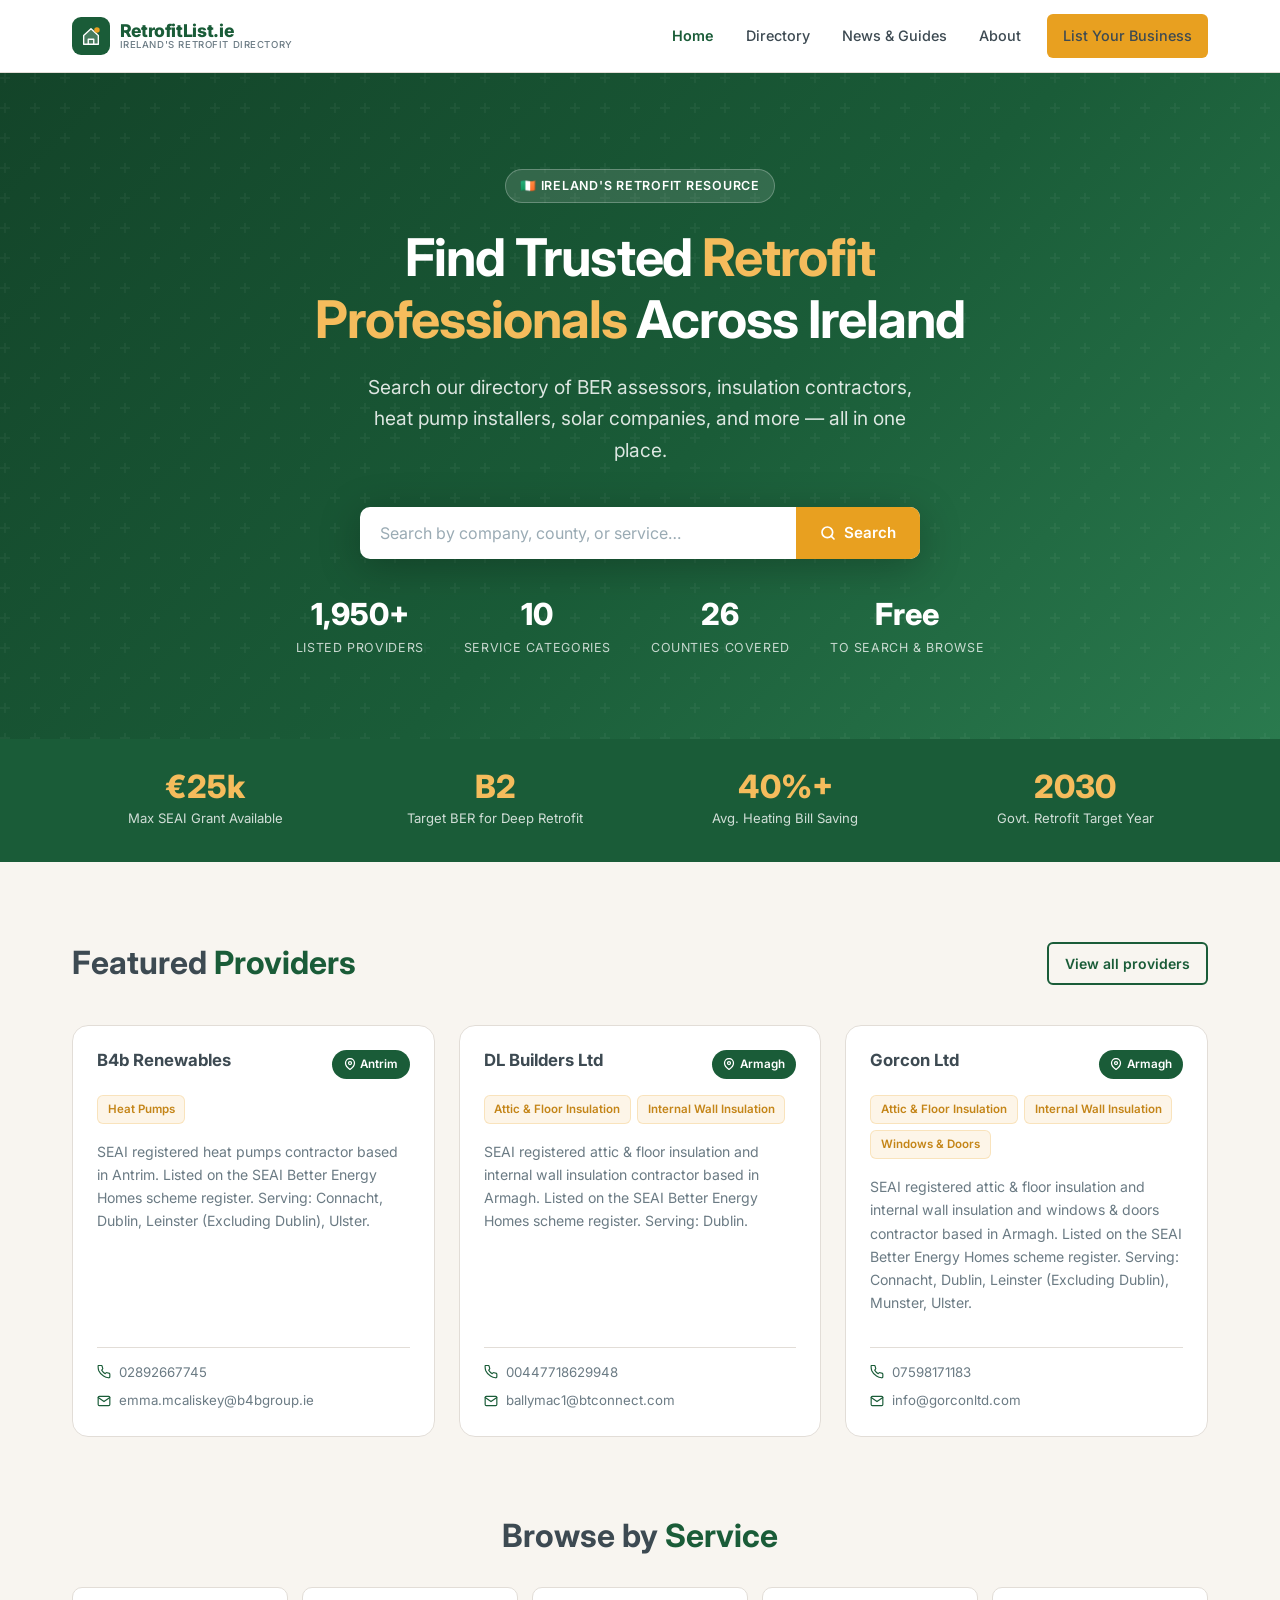
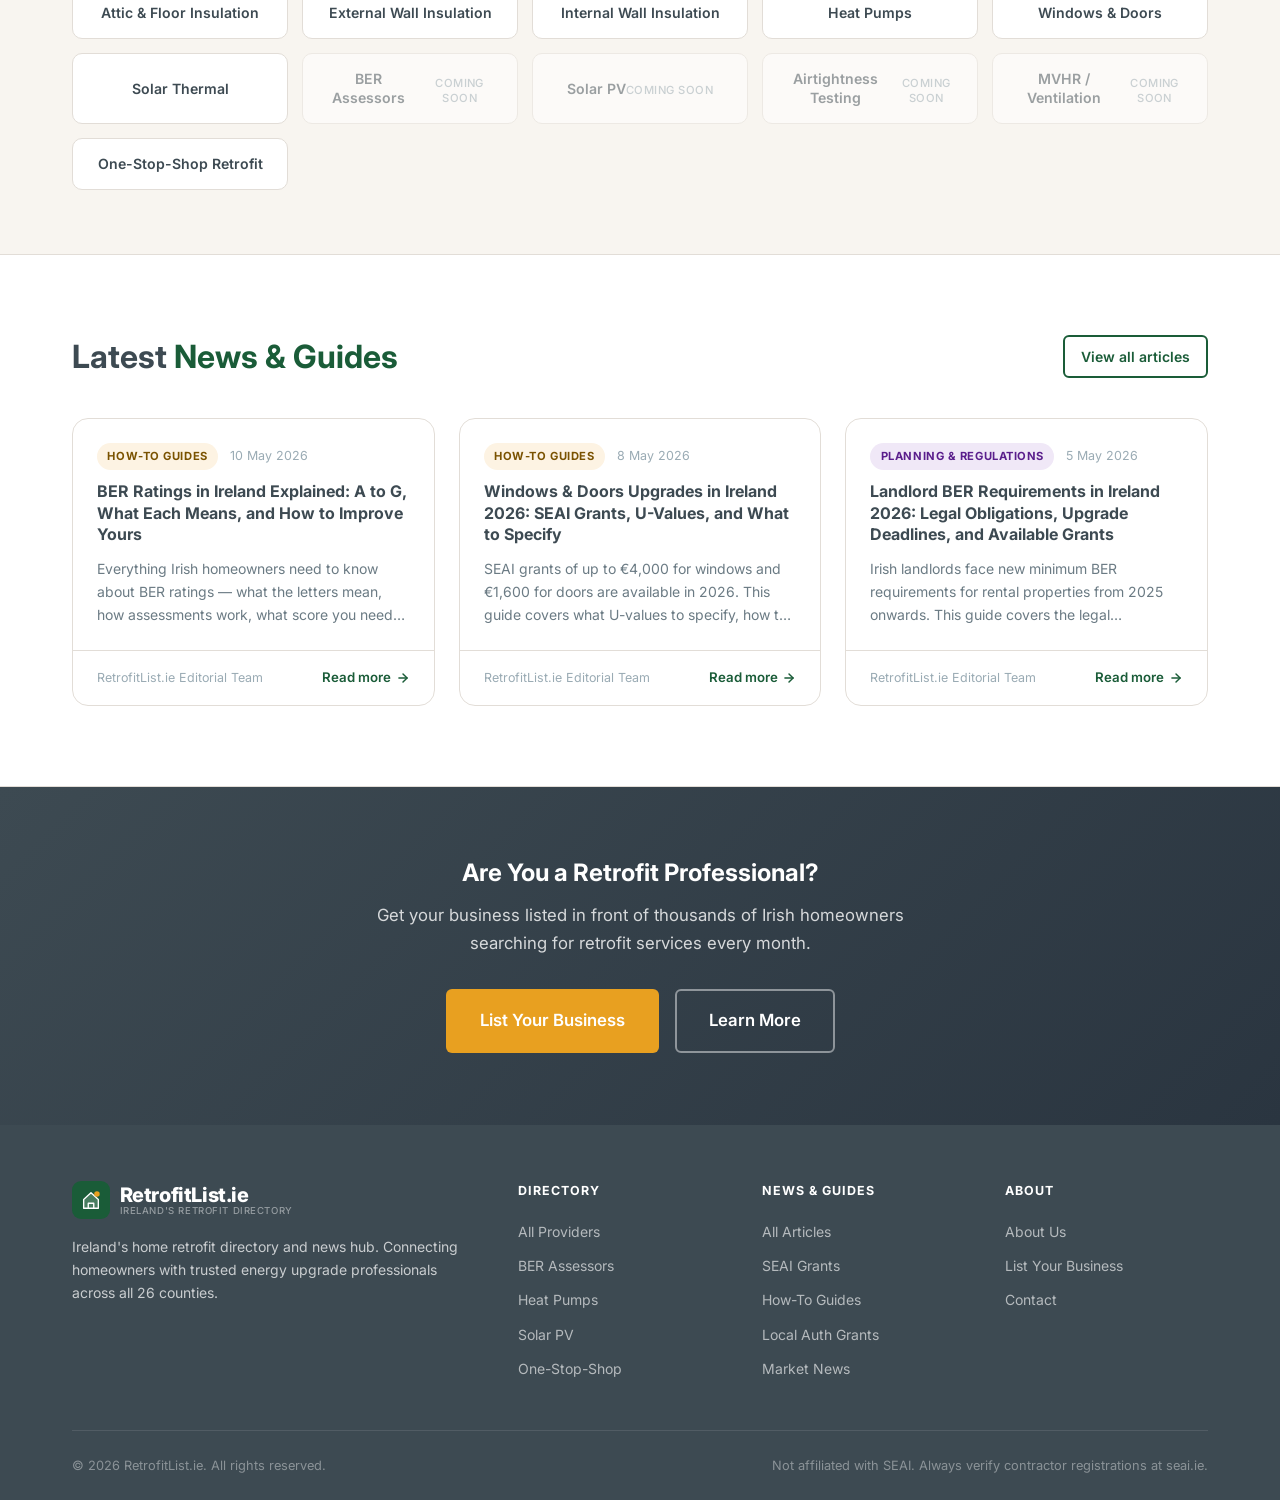
<file: index.html>
﻿<!DOCTYPE html>
<html lang="en-IE">
<head>
  <meta charset="UTF-8">
  <meta name="robots" content="noindex, nofollow">
  <meta name="viewport" content="width=device-width, initial-scale=1.0">
  <title>Retrofit Ireland — Home Retrofit Directory &amp; Contractor Finder | RetrofitList.ie</title>
  <meta name="description" content="Find trusted retrofit contractors across Ireland. BER assessors, insulation, heat pumps, solar PV and more — plus SEAI grant guides and how-tos. Ireland's retrofit directory.">
  <link rel="icon" href="data:image/svg+xml,<svg xmlns='http://www.w3.org/2000/svg' viewBox='0 0 100 100'><rect width='100' height='100' rx='18' fill='%231a5c38'/><text y='75' x='50' text-anchor='middle' font-size='62' font-family='sans-serif'>🏠</text></svg>">
  <link rel="preconnect" href="https://fonts.googleapis.com">
  <link rel="preconnect" href="https://fonts.gstatic.com" crossorigin>
  <link href="https://fonts.googleapis.com/css2?family=Inter:wght@400;500;600;700;800&display=swap" rel="stylesheet">
  <link rel="stylesheet" href="css/styles.css">
</head>
<body data-page="home">

  <!-- ===== HEADER ===== -->
  <header class="site-header">
    <div class="container">
      <div class="header-inner">
        <a href="index.html" class="site-logo" aria-label="RetrofitList.ie home">
          <div class="logo-icon" aria-hidden="true">
            <svg width="22" height="22" viewBox="0 0 24 24" fill="none">
              <path d="M4 11.5L12 4l8 7.5V21H4V11.5z" fill="white" fill-opacity="0.2" stroke="white" stroke-width="1.5" stroke-linejoin="round"/>
              <path d="M9 21v-5.5h6V21" stroke="white" stroke-width="1.5" stroke-linecap="round" stroke-linejoin="round"/>
              <circle cx="18.5" cy="5.5" r="3" fill="#e8a020"/>
            </svg>
          </div>
          <div class="logo-text">
            <span class="logo-name">RetrofitList.ie</span>
            <span class="logo-tagline">Ireland's Retrofit Directory</span>
          </div>
        </a>

        <button class="menu-toggle" aria-label="Open navigation" aria-expanded="false">
          <span></span><span></span><span></span>
        </button>

        <nav class="nav-menu" aria-label="Main navigation">
          <a href="index.html">Home</a>
          <a href="directory.html">Directory</a>
          <a href="news.html">News &amp; Guides</a>
          <a href="about.html">About</a>
          <a href="about.html#list-your-business" class="btn btn-amber btn-sm">List Your Business</a>
        </nav>
      </div>
    </div>
  </header>

  <main>

    <!-- ===== HERO ===== -->
    <section class="hero hero-home">
      <div class="container">
        <div class="hero-content">
          <span class="hero-badge">🇮🇪 Ireland's Retrofit Resource</span>
          <h1 class="hero-title">Find Trusted <em>Retrofit Professionals</em> Across Ireland</h1>
          <p class="hero-subtitle">Search our directory of BER assessors, insulation contractors, heat pump installers, solar companies, and more — all in one place.</p>
          <div class="hero-search" role="search">
            <label for="hero-search-input" class="sr-only">Search providers</label>
            <input type="search" id="hero-search-input" placeholder="Search by company, county, or service…" autocomplete="off">
            <button id="hero-search-btn" type="button">
              <svg width="16" height="16" viewBox="0 0 24 24" fill="none" stroke="currentColor" stroke-width="2.5" stroke-linecap="round" stroke-linejoin="round" aria-hidden="true"><circle cx="11" cy="11" r="8"/><line x1="21" y1="21" x2="16.65" y2="16.65"/></svg>
              Search
            </button>
          </div>
          <div class="hero-stats">
            <div class="hero-stat">
              <span class="hero-stat-number">1,950+</span>
              <span class="hero-stat-label">Listed Providers</span>
            </div>
            <div class="hero-stat">
              <span class="hero-stat-number">10</span>
              <span class="hero-stat-label">Service Categories</span>
            </div>
            <div class="hero-stat">
              <span class="hero-stat-number">26</span>
              <span class="hero-stat-label">Counties Covered</span>
            </div>
            <div class="hero-stat">
              <span class="hero-stat-number">Free</span>
              <span class="hero-stat-label">To Search &amp; Browse</span>
            </div>
          </div>
        </div>
      </div>
    </section>

    <!-- ===== STATS BAR ===== -->
    <section class="stats-bar" aria-label="Site highlights">
      <div class="container">
        <div class="stats-grid">
          <div>
            <span class="stat-number">€25k</span>
            <div class="stat-label">Max SEAI Grant Available</div>
          </div>
          <div>
            <span class="stat-number">B2</span>
            <div class="stat-label">Target BER for Deep Retrofit</div>
          </div>
          <div>
            <span class="stat-number">40%+</span>
            <div class="stat-label">Avg. Heating Bill Saving</div>
          </div>
          <div>
            <span class="stat-number">2030</span>
            <div class="stat-label">Govt. Retrofit Target Year</div>
          </div>
        </div>
      </div>
    </section>

    <!-- ===== FEATURED PROVIDERS ===== -->
    <section class="section">
      <div class="container">
        <div class="section-header">
          <h2 class="section-title">Featured <span>Providers</span></h2>
          <a href="directory.html" class="btn btn-secondary btn-sm">View all providers</a>
        </div>
        <div class="card-grid" id="featured-providers" data-loading="true">
          <div class="loading-state" style="grid-column:1/-1">
            <div class="loading-spinner"></div>
            <p class="text-light">Loading providers…</p>
          </div>
        </div>
      </div>
    </section>

    <!-- ===== CATEGORY LINKS ===== -->
    <section style="padding: 0 0 4rem;">
      <div class="container">
        <h2 class="section-title text-center" style="margin-bottom: 2rem;">Browse by <span>Service</span></h2>
        <div style="display:grid; grid-template-columns: repeat(auto-fill, minmax(180px, 1fr)); gap: 0.875rem;">
          <a href="directory.html?category=Attic+%26+Floor+Insulation" class="category-link-card">Attic &amp; Floor Insulation</a>
          <a href="directory.html?category=External+Wall+Insulation" class="category-link-card">External Wall Insulation</a>
          <a href="directory.html?category=Internal+Wall+Insulation" class="category-link-card">Internal Wall Insulation</a>
          <a href="directory.html?category=Heat+Pumps" class="category-link-card">Heat Pumps</a>
          <a href="directory.html?category=Windows+%26+Doors" class="category-link-card">Windows &amp; Doors</a>
          <a href="directory.html?category=Solar+Thermal" class="category-link-card">Solar Thermal</a>
          <span class="category-link-card coming-soon">BER Assessors</span>
          <span class="category-link-card coming-soon">Solar PV</span>
          <span class="category-link-card coming-soon">Airtightness Testing</span>
          <span class="category-link-card coming-soon">MVHR / Ventilation</span>
          <a href="directory.html?category=One-Stop-Shop+Retrofit" class="category-link-card">One-Stop-Shop Retrofit</a>
        </div>
      </div>
    </section>

    <!-- ===== LATEST NEWS ===== -->
    <section class="section" style="background: var(--white); border-top: 1px solid var(--border); border-bottom: 1px solid var(--border);">
      <div class="container">
        <div class="section-header">
          <h2 class="section-title">Latest <span>News &amp; Guides</span></h2>
          <a href="news.html" class="btn btn-secondary btn-sm">View all articles</a>
        </div>
        <div class="card-grid" id="latest-news" data-loading="true">
          <div class="loading-state" style="grid-column:1/-1">
            <div class="loading-spinner"></div>
            <p class="text-light">Loading articles…</p>
          </div>
        </div>
      </div>
    </section>

    <!-- ===== CTA ===== -->
    <section class="cta-banner">
      <div class="container">
        <h2>Are You a Retrofit Professional?</h2>
        <p>Get your business listed in front of thousands of Irish homeowners searching for retrofit services every month.</p>
        <div class="cta-buttons">
          <a href="about.html#list-your-business" class="btn btn-amber btn-lg">List Your Business</a>
          <a href="about.html" class="btn btn-ghost btn-lg">Learn More</a>
        </div>
      </div>
    </section>

  </main>

  <!-- ===== FOOTER ===== -->
  <footer class="site-footer">
    <div class="container">
      <div class="footer-grid">
        <div class="footer-brand">
          <a href="index.html" class="site-logo" aria-label="RetrofitList.ie home">
            <div class="logo-icon" aria-hidden="true">
              <svg width="22" height="22" viewBox="0 0 24 24" fill="none">
                <path d="M4 11.5L12 4l8 7.5V21H4V11.5z" fill="white" fill-opacity="0.2" stroke="white" stroke-width="1.5" stroke-linejoin="round"/>
                <path d="M9 21v-5.5h6V21" stroke="white" stroke-width="1.5" stroke-linecap="round" stroke-linejoin="round"/>
                <circle cx="18.5" cy="5.5" r="3" fill="#e8a020"/>
              </svg>
            </div>
            <div class="logo-text">
              <span class="logo-name">RetrofitList.ie</span>
              <span class="logo-tagline">Ireland's Retrofit Directory</span>
            </div>
          </a>
          <p class="footer-desc">Ireland's home retrofit directory and news hub. Connecting homeowners with trusted energy upgrade professionals across all 26 counties.</p>
        </div>

        <div>
          <p class="footer-heading">Directory</p>
          <ul class="footer-links">
            <li><a href="directory.html">All Providers</a></li>
            <li><a href="directory.html?category=BER+Assessors">BER Assessors</a></li>
            <li><a href="directory.html?category=Heat+Pumps">Heat Pumps</a></li>
            <li><a href="directory.html?category=Solar+PV">Solar PV</a></li>
            <li><a href="directory.html?category=One-Stop-Shop+Retrofit+Contractors">One-Stop-Shop</a></li>
          </ul>
        </div>

        <div>
          <p class="footer-heading">News &amp; Guides</p>
          <ul class="footer-links">
            <li><a href="news.html">All Articles</a></li>
            <li><a href="news.html?category=SEAI+Grants">SEAI Grants</a></li>
            <li><a href="news.html?category=How-To+Guides">How-To Guides</a></li>
            <li><a href="news.html?category=Local+Authority+Grants">Local Auth Grants</a></li>
            <li><a href="news.html?category=Market+News">Market News</a></li>
          </ul>
        </div>

        <div>
          <p class="footer-heading">About</p>
          <ul class="footer-links">
            <li><a href="about.html">About Us</a></li>
            <li><a href="about.html#list-your-business">List Your Business</a></li>
            <li><a href="about.html#contact">Contact</a></li>
          </ul>
        </div>
      </div>

      <div class="footer-bottom">
        <p>&copy; 2026 RetrofitList.ie. All rights reserved.</p>
        <p>Not affiliated with SEAI. Always verify contractor registrations at <a href="https://www.seai.ie" target="_blank" rel="noopener">seai.ie</a>.</p>
      </div>
    </div>
  </footer>

  <script src="js/main.js"></script>

  <!-- Category link card styles (used only on homepage) -->
  <style>
    .category-link-card {
      display: flex;
      align-items: center;
      justify-content: center;
      text-align: center;
      padding: 1rem;
      background: var(--white);
      border: 1.5px solid var(--border);
      border-radius: var(--radius);
      font-size: 0.88rem;
      font-weight: 600;
      color: var(--slate);
      text-decoration: none;
      transition: all var(--transition);
      line-height: 1.3;
    }
    .category-link-card:hover {
      border-color: var(--green);
      background: rgba(26,92,56,0.04);
      color: var(--green);
      transform: translateY(-2px);
      box-shadow: var(--shadow);
    }
    .category-link-card.coming-soon {
      position: relative;
      opacity: 0.5;
      cursor: default;
      pointer-events: none;
    }
    .category-link-card.coming-soon::after {
      content: 'Coming soon';
      display: block;
      font-size: 0.7rem;
      font-weight: 500;
      color: var(--slate-lighter);
      margin-top: 0.25rem;
      text-transform: uppercase;
      letter-spacing: 0.04em;
    }
  </style>

</body>
</html>
</file>
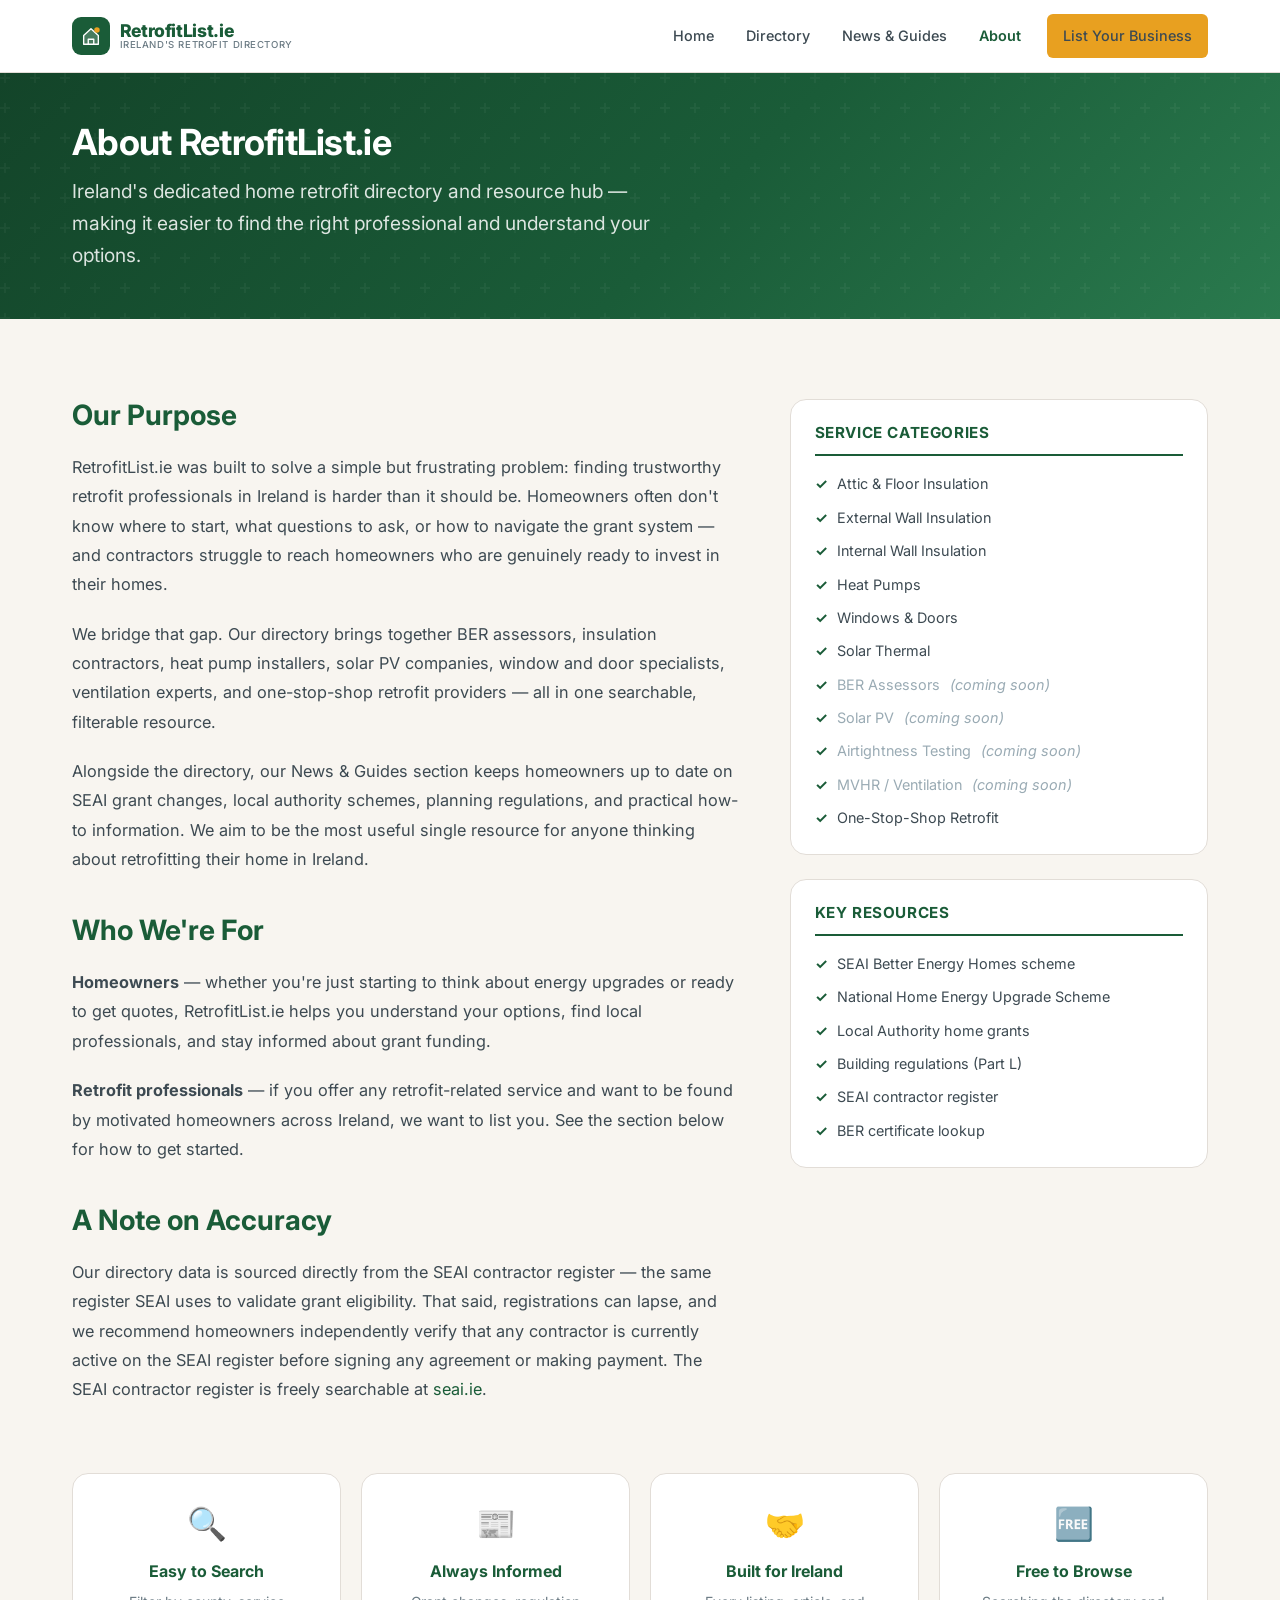
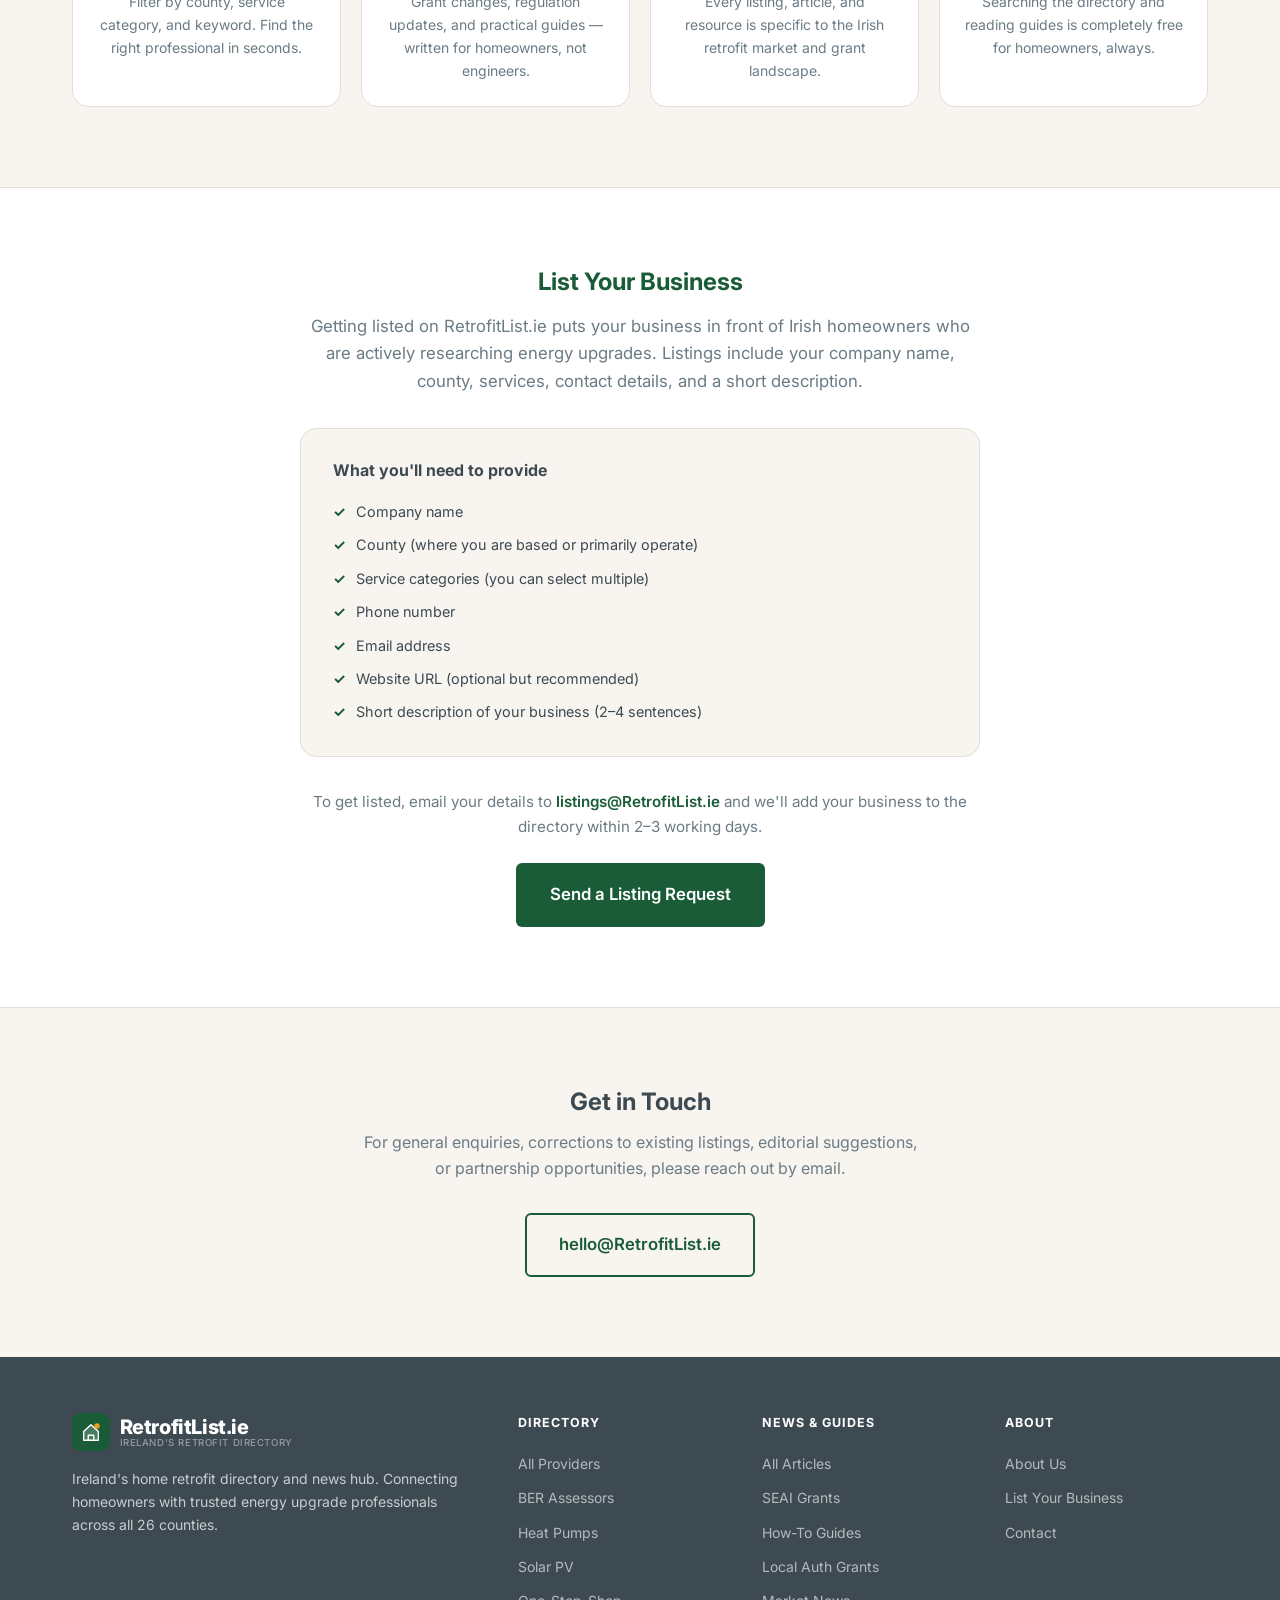
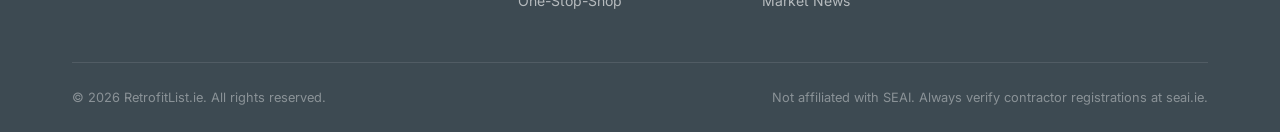
<file: about.html>
﻿<!DOCTYPE html>
<html lang="en-IE">
<head>
  <meta charset="UTF-8">
  <meta name="robots" content="noindex, nofollow">
  <meta name="viewport" content="width=device-width, initial-scale=1.0">
  <title>About Retrofit Ireland | RetrofitList.ie</title>
  <meta name="description" content="About RetrofitList.ie — Ireland's home retrofit directory and resource hub. Find out how to get your business listed or how to use the directory as a homeowner.">
  <link rel="icon" href="data:image/svg+xml,<svg xmlns='http://www.w3.org/2000/svg' viewBox='0 0 100 100'><rect width='100' height='100' rx='18' fill='%231a5c38'/><text y='75' x='50' text-anchor='middle' font-size='62' font-family='sans-serif'>🏠</text></svg>">
  <link rel="preconnect" href="https://fonts.googleapis.com">
  <link rel="preconnect" href="https://fonts.gstatic.com" crossorigin>
  <link href="https://fonts.googleapis.com/css2?family=Inter:wght@400;500;600;700;800&display=swap" rel="stylesheet">
  <link rel="stylesheet" href="css/styles.css">
</head>
<body data-page="about">

  <!-- ===== HEADER ===== -->
  <header class="site-header">
    <div class="container">
      <div class="header-inner">
        <a href="index.html" class="site-logo" aria-label="RetrofitList.ie home">
          <div class="logo-icon" aria-hidden="true">
            <svg width="22" height="22" viewBox="0 0 24 24" fill="none">
              <path d="M4 11.5L12 4l8 7.5V21H4V11.5z" fill="white" fill-opacity="0.2" stroke="white" stroke-width="1.5" stroke-linejoin="round"/>
              <path d="M9 21v-5.5h6V21" stroke="white" stroke-width="1.5" stroke-linecap="round" stroke-linejoin="round"/>
              <circle cx="18.5" cy="5.5" r="3" fill="#e8a020"/>
            </svg>
          </div>
          <div class="logo-text">
            <span class="logo-name">RetrofitList.ie</span>
            <span class="logo-tagline">Ireland's Retrofit Directory</span>
          </div>
        </a>

        <button class="menu-toggle" aria-label="Open navigation" aria-expanded="false">
          <span></span><span></span><span></span>
        </button>

        <nav class="nav-menu" aria-label="Main navigation">
          <a href="index.html">Home</a>
          <a href="directory.html">Directory</a>
          <a href="news.html">News &amp; Guides</a>
          <a href="about.html">About</a>
          <a href="about.html#list-your-business" class="btn btn-amber btn-sm">List Your Business</a>
        </nav>
      </div>
    </div>
  </header>

  <main>

    <!-- ===== HERO ===== -->
    <section class="hero hero-sm">
      <div class="container">
        <div class="hero-content">
          <h1 class="hero-title">About RetrofitList.ie</h1>
          <p class="hero-subtitle">Ireland's dedicated home retrofit directory and resource hub — making it easier to find the right professional and understand your options.</p>
        </div>
      </div>
    </section>

    <!-- ===== ABOUT CONTENT ===== -->
    <section class="section">
      <div class="container">
        <div class="about-grid">

          <div class="about-content">
            <h2>Our Purpose</h2>
            <p>RetrofitList.ie was built to solve a simple but frustrating problem: finding trustworthy retrofit professionals in Ireland is harder than it should be. Homeowners often don't know where to start, what questions to ask, or how to navigate the grant system — and contractors struggle to reach homeowners who are genuinely ready to invest in their homes.</p>
            <p>We bridge that gap. Our directory brings together BER assessors, insulation contractors, heat pump installers, solar PV companies, window and door specialists, ventilation experts, and one-stop-shop retrofit providers — all in one searchable, filterable resource.</p>
            <p>Alongside the directory, our News &amp; Guides section keeps homeowners up to date on SEAI grant changes, local authority schemes, planning regulations, and practical how-to information. We aim to be the most useful single resource for anyone thinking about retrofitting their home in Ireland.</p>

            <h2 style="margin-top: 2.5rem;">Who We're For</h2>
            <p><strong>Homeowners</strong> — whether you're just starting to think about energy upgrades or ready to get quotes, RetrofitList.ie helps you understand your options, find local professionals, and stay informed about grant funding.</p>
            <p><strong>Retrofit professionals</strong> — if you offer any retrofit-related service and want to be found by motivated homeowners across Ireland, we want to list you. See the section below for how to get started.</p>

            <h2 style="margin-top: 2.5rem;">A Note on Accuracy</h2>
            <p>Our directory data is sourced directly from the SEAI contractor register — the same register SEAI uses to validate grant eligibility. That said, registrations can lapse, and we recommend homeowners independently verify that any contractor is currently active on the SEAI register before signing any agreement or making payment. The SEAI contractor register is freely searchable at <a href="https://www.seai.ie" target="_blank" rel="noopener">seai.ie</a>.</p>
          </div>

          <div class="about-sidebar">
            <div class="info-card">
              <h3>Service Categories</h3>
              <ul class="info-list">
                <li>Attic &amp; Floor Insulation</li>
                <li>External Wall Insulation</li>
                <li>Internal Wall Insulation</li>
                <li>Heat Pumps</li>
                <li>Windows &amp; Doors</li>
                <li>Solar Thermal</li>
                <li style="color: var(--slate-lighter);">BER Assessors <em>(coming soon)</em></li>
                <li style="color: var(--slate-lighter);">Solar PV <em>(coming soon)</em></li>
                <li style="color: var(--slate-lighter);">Airtightness Testing <em>(coming soon)</em></li>
                <li style="color: var(--slate-lighter);">MVHR / Ventilation <em>(coming soon)</em></li>
                <li>One-Stop-Shop Retrofit</li>
              </ul>
            </div>

            <div class="info-card">
              <h3>Key Resources</h3>
              <ul class="info-list">
                <li>SEAI Better Energy Homes scheme</li>
                <li>National Home Energy Upgrade Scheme</li>
                <li>Local Authority home grants</li>
                <li>Building regulations (Part L)</li>
                <li>SEAI contractor register</li>
                <li>BER certificate lookup</li>
              </ul>
            </div>
          </div>

        </div>

        <!-- Values -->
        <div class="about-values">
          <div class="value-card">
            <div class="value-icon">🔍</div>
            <h3>Easy to Search</h3>
            <p>Filter by county, service category, and keyword. Find the right professional in seconds.</p>
          </div>
          <div class="value-card">
            <div class="value-icon">📰</div>
            <h3>Always Informed</h3>
            <p>Grant changes, regulation updates, and practical guides — written for homeowners, not engineers.</p>
          </div>
          <div class="value-card">
            <div class="value-icon">🤝</div>
            <h3>Built for Ireland</h3>
            <p>Every listing, article, and resource is specific to the Irish retrofit market and grant landscape.</p>
          </div>
          <div class="value-card">
            <div class="value-icon">🆓</div>
            <h3>Free to Browse</h3>
            <p>Searching the directory and reading guides is completely free for homeowners, always.</p>
          </div>
        </div>
      </div>
    </section>

    <!-- ===== LIST YOUR BUSINESS ===== -->
    <section class="section" id="list-your-business" style="background: var(--white); border-top: 1px solid var(--border);">
      <div class="container">
        <div style="max-width: 680px; margin: 0 auto; text-align: center;">
          <h2 style="color: var(--green); margin-bottom: 1rem;">List Your Business</h2>
          <p style="font-size: 1.05rem; color: var(--slate-light); margin-bottom: 2rem;">Getting listed on RetrofitList.ie puts your business in front of Irish homeowners who are actively researching energy upgrades. Listings include your company name, county, services, contact details, and a short description.</p>

          <div style="background: var(--offwhite); border: 1px solid var(--border); border-radius: var(--radius-lg); padding: 2rem; text-align: left; margin-bottom: 2rem;">
            <h3 style="margin-bottom: 1.25rem; font-size: 1rem; color: var(--slate);">What you'll need to provide</h3>
            <ul class="info-list">
              <li>Company name</li>
              <li>County (where you are based or primarily operate)</li>
              <li>Service categories (you can select multiple)</li>
              <li>Phone number</li>
              <li>Email address</li>
              <li>Website URL (optional but recommended)</li>
              <li>Short description of your business (2–4 sentences)</li>
            </ul>
          </div>

          <p style="color: var(--slate-light); font-size: 0.95rem; margin-bottom: 1.5rem;">To get listed, email your details to <a href="mailto:listings@RetrofitList.ie" style="color: var(--green); font-weight: 600;">listings@RetrofitList.ie</a> and we'll add your business to the directory within 2–3 working days.</p>

          <a href="mailto:listings@RetrofitList.ie?subject=New%20Listing%20Request%20%E2%80%94%20RetrofitList.ie" class="btn btn-primary btn-lg">Send a Listing Request</a>
        </div>
      </div>
    </section>

    <!-- ===== CONTACT ===== -->
    <section class="section" id="contact" style="border-top: 1px solid var(--border);">
      <div class="container">
        <div style="max-width: 560px; margin: 0 auto; text-align: center;">
          <h2 style="margin-bottom: 0.75rem;">Get in Touch</h2>
          <p style="color: var(--slate-light); margin-bottom: 2rem;">For general enquiries, corrections to existing listings, editorial suggestions, or partnership opportunities, please reach out by email.</p>
          <a href="mailto:hello@RetrofitList.ie" class="btn btn-secondary btn-lg">hello@RetrofitList.ie</a>
        </div>
      </div>
    </section>

  </main>

  <!-- ===== FOOTER ===== -->
  <footer class="site-footer">
    <div class="container">
      <div class="footer-grid">
        <div class="footer-brand">
          <a href="index.html" class="site-logo" aria-label="RetrofitList.ie home">
            <div class="logo-icon" aria-hidden="true">
              <svg width="22" height="22" viewBox="0 0 24 24" fill="none">
                <path d="M4 11.5L12 4l8 7.5V21H4V11.5z" fill="white" fill-opacity="0.2" stroke="white" stroke-width="1.5" stroke-linejoin="round"/>
                <path d="M9 21v-5.5h6V21" stroke="white" stroke-width="1.5" stroke-linecap="round" stroke-linejoin="round"/>
                <circle cx="18.5" cy="5.5" r="3" fill="#e8a020"/>
              </svg>
            </div>
            <div class="logo-text">
              <span class="logo-name">RetrofitList.ie</span>
              <span class="logo-tagline">Ireland's Retrofit Directory</span>
            </div>
          </a>
          <p class="footer-desc">Ireland's home retrofit directory and news hub. Connecting homeowners with trusted energy upgrade professionals across all 26 counties.</p>
        </div>

        <div>
          <p class="footer-heading">Directory</p>
          <ul class="footer-links">
            <li><a href="directory.html">All Providers</a></li>
            <li><a href="directory.html?category=BER+Assessors">BER Assessors</a></li>
            <li><a href="directory.html?category=Heat+Pumps">Heat Pumps</a></li>
            <li><a href="directory.html?category=Solar+PV">Solar PV</a></li>
            <li><a href="directory.html?category=One-Stop-Shop+Retrofit+Contractors">One-Stop-Shop</a></li>
          </ul>
        </div>

        <div>
          <p class="footer-heading">News &amp; Guides</p>
          <ul class="footer-links">
            <li><a href="news.html">All Articles</a></li>
            <li><a href="news.html?category=SEAI+Grants">SEAI Grants</a></li>
            <li><a href="news.html?category=How-To+Guides">How-To Guides</a></li>
            <li><a href="news.html?category=Local+Authority+Grants">Local Auth Grants</a></li>
            <li><a href="news.html?category=Market+News">Market News</a></li>
          </ul>
        </div>

        <div>
          <p class="footer-heading">About</p>
          <ul class="footer-links">
            <li><a href="about.html">About Us</a></li>
            <li><a href="about.html#list-your-business">List Your Business</a></li>
            <li><a href="about.html#contact">Contact</a></li>
          </ul>
        </div>
      </div>

      <div class="footer-bottom">
        <p>&copy; 2026 RetrofitList.ie. All rights reserved.</p>
        <p>Not affiliated with SEAI. Always verify contractor registrations at <a href="https://www.seai.ie" target="_blank" rel="noopener">seai.ie</a>.</p>
      </div>
    </div>
  </footer>

  <script src="js/main.js"></script>
</body>
</html>
</file>
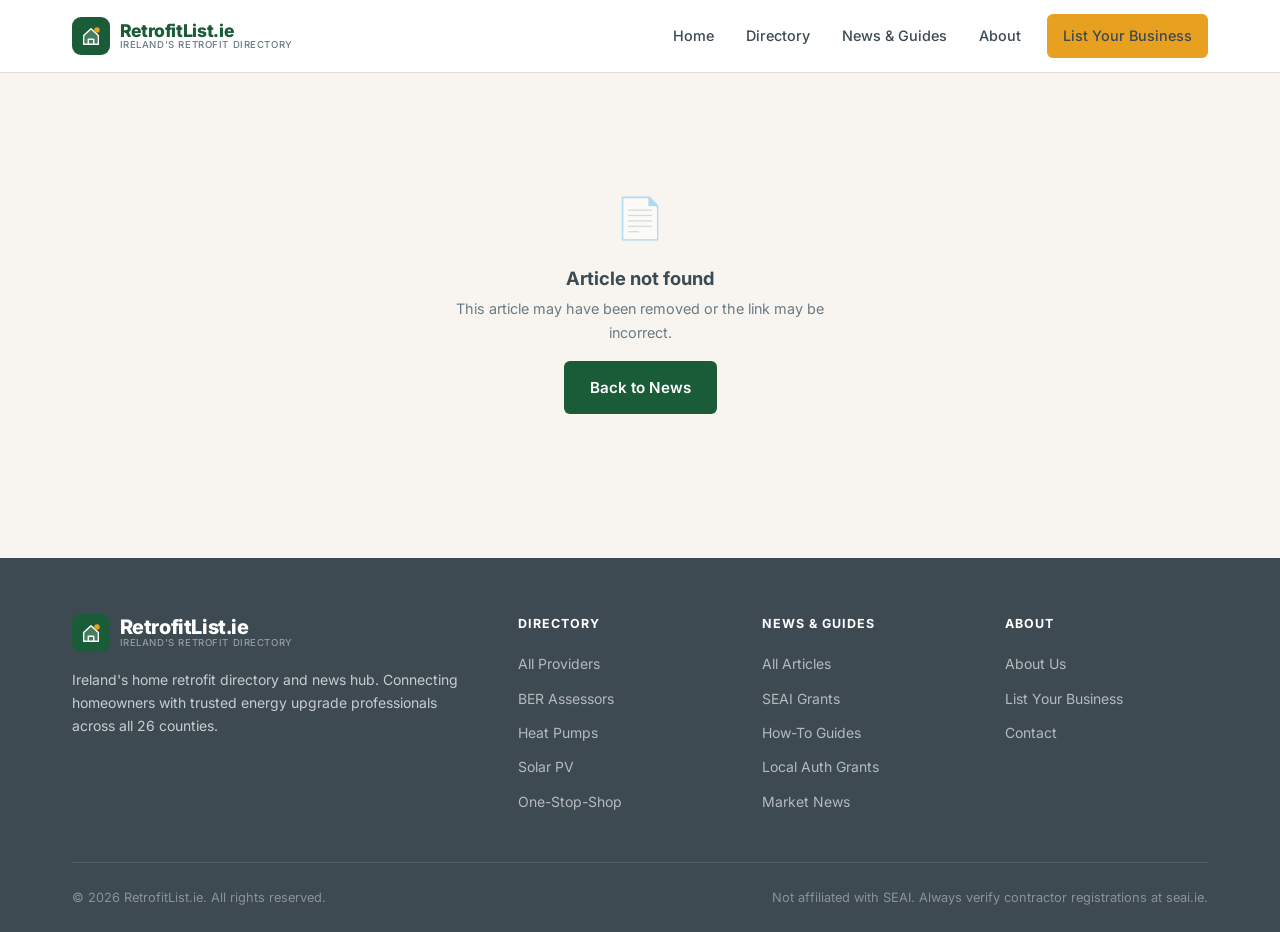
<file: article.html>
﻿<!DOCTYPE html>
<html lang="en-IE">
<head>
  <meta charset="UTF-8">
  <meta name="robots" content="noindex, nofollow">
  <meta name="viewport" content="width=device-width, initial-scale=1.0">
  <title>Retrofit Ireland — News &amp; Guides | RetrofitList.ie</title>
  <meta name="description" content="Retrofit Ireland news, SEAI grant guides, how-to articles and market updates from RetrofitList.ie.">
  <link rel="icon" href="data:image/svg+xml,<svg xmlns='http://www.w3.org/2000/svg' viewBox='0 0 100 100'><rect width='100' height='100' rx='18' fill='%231a5c38'/><text y='75' x='50' text-anchor='middle' font-size='62' font-family='sans-serif'>🏠</text></svg>">
  <link rel="preconnect" href="https://fonts.googleapis.com">
  <link rel="preconnect" href="https://fonts.gstatic.com" crossorigin>
  <link href="https://fonts.googleapis.com/css2?family=Inter:wght@400;500;600;700;800&display=swap" rel="stylesheet">
  <link rel="stylesheet" href="css/styles.css">
</head>
<body data-page="article">

  <!-- ===== HEADER ===== -->
  <header class="site-header">
    <div class="container">
      <div class="header-inner">
        <a href="index.html" class="site-logo" aria-label="RetrofitList.ie home">
          <div class="logo-icon" aria-hidden="true">
            <svg width="22" height="22" viewBox="0 0 24 24" fill="none">
              <path d="M4 11.5L12 4l8 7.5V21H4V11.5z" fill="white" fill-opacity="0.2" stroke="white" stroke-width="1.5" stroke-linejoin="round"/>
              <path d="M9 21v-5.5h6V21" stroke="white" stroke-width="1.5" stroke-linecap="round" stroke-linejoin="round"/>
              <circle cx="18.5" cy="5.5" r="3" fill="#e8a020"/>
            </svg>
          </div>
          <div class="logo-text">
            <span class="logo-name">RetrofitList.ie</span>
            <span class="logo-tagline">Ireland's Retrofit Directory</span>
          </div>
        </a>

        <button class="menu-toggle" aria-label="Open navigation" aria-expanded="false">
          <span></span><span></span><span></span>
        </button>

        <nav class="nav-menu" aria-label="Main navigation">
          <a href="index.html">Home</a>
          <a href="directory.html">Directory</a>
          <a href="news.html">News &amp; Guides</a>
          <a href="about.html">About</a>
          <a href="about.html#list-your-business" class="btn btn-amber btn-sm">List Your Business</a>
        </nav>
      </div>
    </div>
  </header>

  <main>
    <div class="article-wrapper">
      <div class="container">
        <!-- Article content is rendered here by main.js -->
        <div id="article-container">
          <div class="loading-state">
            <div class="loading-spinner"></div>
            <p class="text-light">Loading article…</p>
          </div>
        </div>
      </div>
    </div>
  </main>

  <!-- ===== FOOTER ===== -->
  <footer class="site-footer">
    <div class="container">
      <div class="footer-grid">
        <div class="footer-brand">
          <a href="index.html" class="site-logo" aria-label="RetrofitList.ie home">
            <div class="logo-icon" aria-hidden="true">
              <svg width="22" height="22" viewBox="0 0 24 24" fill="none">
                <path d="M4 11.5L12 4l8 7.5V21H4V11.5z" fill="white" fill-opacity="0.2" stroke="white" stroke-width="1.5" stroke-linejoin="round"/>
                <path d="M9 21v-5.5h6V21" stroke="white" stroke-width="1.5" stroke-linecap="round" stroke-linejoin="round"/>
                <circle cx="18.5" cy="5.5" r="3" fill="#e8a020"/>
              </svg>
            </div>
            <div class="logo-text">
              <span class="logo-name">RetrofitList.ie</span>
              <span class="logo-tagline">Ireland's Retrofit Directory</span>
            </div>
          </a>
          <p class="footer-desc">Ireland's home retrofit directory and news hub. Connecting homeowners with trusted energy upgrade professionals across all 26 counties.</p>
        </div>

        <div>
          <p class="footer-heading">Directory</p>
          <ul class="footer-links">
            <li><a href="directory.html">All Providers</a></li>
            <li><a href="directory.html?category=BER+Assessors">BER Assessors</a></li>
            <li><a href="directory.html?category=Heat+Pumps">Heat Pumps</a></li>
            <li><a href="directory.html?category=Solar+PV">Solar PV</a></li>
            <li><a href="directory.html?category=One-Stop-Shop+Retrofit+Contractors">One-Stop-Shop</a></li>
          </ul>
        </div>

        <div>
          <p class="footer-heading">News &amp; Guides</p>
          <ul class="footer-links">
            <li><a href="news.html">All Articles</a></li>
            <li><a href="news.html?category=SEAI+Grants">SEAI Grants</a></li>
            <li><a href="news.html?category=How-To+Guides">How-To Guides</a></li>
            <li><a href="news.html?category=Local+Authority+Grants">Local Auth Grants</a></li>
            <li><a href="news.html?category=Market+News">Market News</a></li>
          </ul>
        </div>

        <div>
          <p class="footer-heading">About</p>
          <ul class="footer-links">
            <li><a href="about.html">About Us</a></li>
            <li><a href="about.html#list-your-business">List Your Business</a></li>
            <li><a href="about.html#contact">Contact</a></li>
          </ul>
        </div>
      </div>

      <div class="footer-bottom">
        <p>&copy; 2026 RetrofitList.ie. All rights reserved.</p>
        <p>Not affiliated with SEAI. Always verify contractor registrations at <a href="https://www.seai.ie" target="_blank" rel="noopener">seai.ie</a>.</p>
      </div>
    </div>
  </footer>

  <script src="js/main.js"></script>
</body>
</html>
</file>
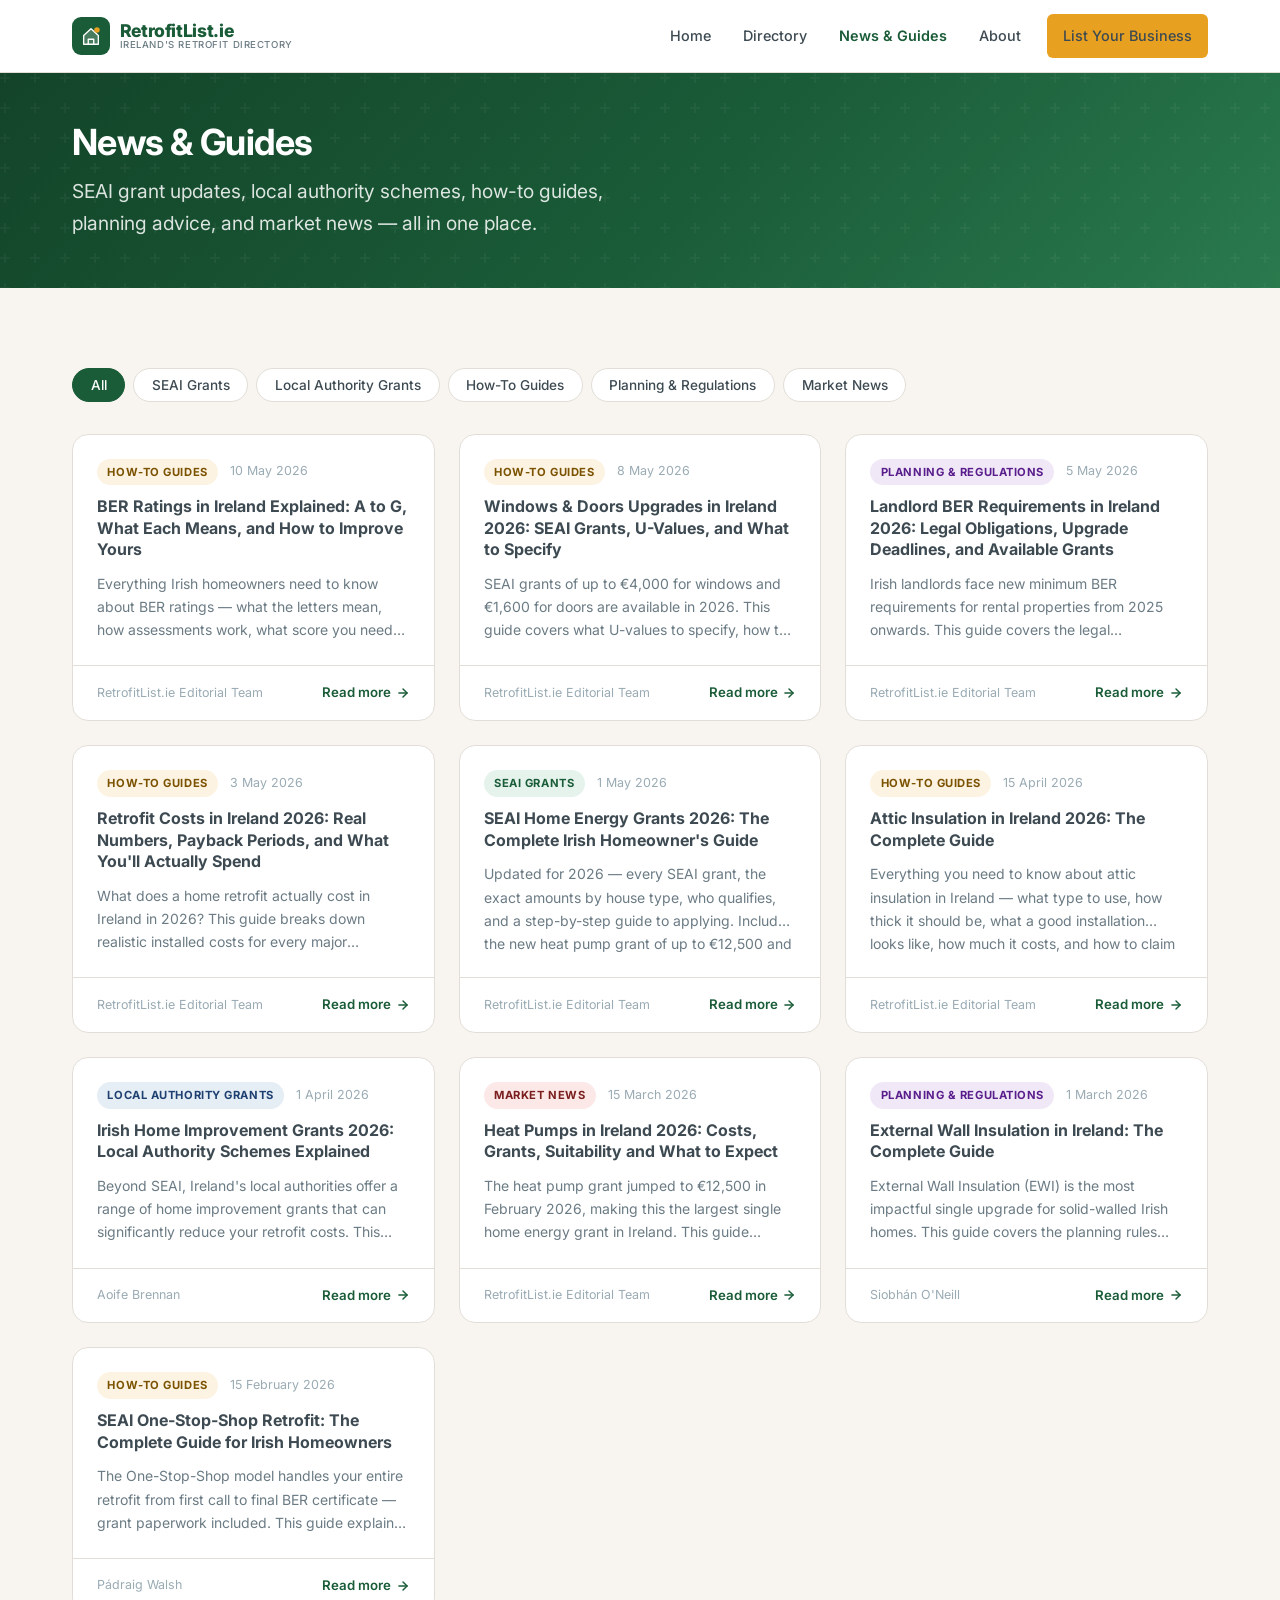
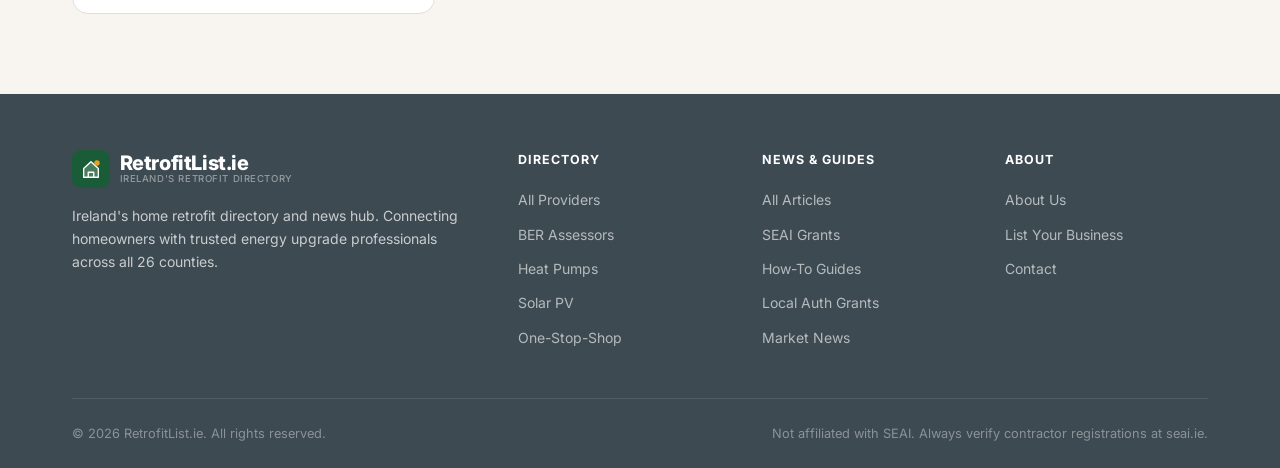
<file: news.html>
﻿<!DOCTYPE html>
<html lang="en-IE">
<head>
  <meta charset="UTF-8">
  <meta name="robots" content="noindex, nofollow">
  <meta name="viewport" content="width=device-width, initial-scale=1.0">
  <title>Retrofit Ireland — SEAI Grants, How-To Guides &amp; News | RetrofitList.ie</title>
  <meta name="description" content="The latest retrofit Ireland news — SEAI grant updates, local authority schemes, insulation guides, heat pump advice, planning regulations and market news.">
  <link rel="icon" href="data:image/svg+xml,<svg xmlns='http://www.w3.org/2000/svg' viewBox='0 0 100 100'><rect width='100' height='100' rx='18' fill='%231a5c38'/><text y='75' x='50' text-anchor='middle' font-size='62' font-family='sans-serif'>🏠</text></svg>">
  <link rel="preconnect" href="https://fonts.googleapis.com">
  <link rel="preconnect" href="https://fonts.gstatic.com" crossorigin>
  <link href="https://fonts.googleapis.com/css2?family=Inter:wght@400;500;600;700;800&display=swap" rel="stylesheet">
  <link rel="stylesheet" href="css/styles.css">
</head>
<body data-page="news">

  <!-- ===== HEADER ===== -->
  <header class="site-header">
    <div class="container">
      <div class="header-inner">
        <a href="index.html" class="site-logo" aria-label="RetrofitList.ie home">
          <div class="logo-icon" aria-hidden="true">
            <svg width="22" height="22" viewBox="0 0 24 24" fill="none">
              <path d="M4 11.5L12 4l8 7.5V21H4V11.5z" fill="white" fill-opacity="0.2" stroke="white" stroke-width="1.5" stroke-linejoin="round"/>
              <path d="M9 21v-5.5h6V21" stroke="white" stroke-width="1.5" stroke-linecap="round" stroke-linejoin="round"/>
              <circle cx="18.5" cy="5.5" r="3" fill="#e8a020"/>
            </svg>
          </div>
          <div class="logo-text">
            <span class="logo-name">RetrofitList.ie</span>
            <span class="logo-tagline">Ireland's Retrofit Directory</span>
          </div>
        </a>

        <button class="menu-toggle" aria-label="Open navigation" aria-expanded="false">
          <span></span><span></span><span></span>
        </button>

        <nav class="nav-menu" aria-label="Main navigation">
          <a href="index.html">Home</a>
          <a href="directory.html">Directory</a>
          <a href="news.html">News &amp; Guides</a>
          <a href="about.html">About</a>
          <a href="about.html#list-your-business" class="btn btn-amber btn-sm">List Your Business</a>
        </nav>
      </div>
    </div>
  </header>

  <main>

    <!-- ===== HERO ===== -->
    <section class="hero hero-sm">
      <div class="container">
        <div class="hero-content">
          <h1 class="hero-title">News &amp; Guides</h1>
          <p class="hero-subtitle">SEAI grant updates, local authority schemes, how-to guides, planning advice, and market news — all in one place.</p>
        </div>
      </div>
    </section>

    <!-- ===== NEWS CONTENT ===== -->
    <section class="section">
      <div class="container">

        <!-- Category filter pills -->
        <div class="category-filter" role="group" aria-label="Filter articles by category">
          <button class="cat-filter-btn active" data-category="" type="button">All</button>
          <button class="cat-filter-btn" data-category="SEAI Grants" type="button">SEAI Grants</button>
          <button class="cat-filter-btn" data-category="Local Authority Grants" type="button">Local Authority Grants</button>
          <button class="cat-filter-btn" data-category="How-To Guides" type="button">How-To Guides</button>
          <button class="cat-filter-btn" data-category="Planning & Regulations" type="button">Planning &amp; Regulations</button>
          <button class="cat-filter-btn" data-category="Market News" type="button">Market News</button>
        </div>

        <!-- Articles grid -->
        <div class="card-grid" id="articles-grid" data-loading="true">
          <div class="loading-state" style="grid-column:1/-1">
            <div class="loading-spinner"></div>
            <p class="text-light">Loading articles…</p>
          </div>
        </div>

      </div>
    </section>

  </main>

  <!-- ===== FOOTER ===== -->
  <footer class="site-footer">
    <div class="container">
      <div class="footer-grid">
        <div class="footer-brand">
          <a href="index.html" class="site-logo" aria-label="RetrofitList.ie home">
            <div class="logo-icon" aria-hidden="true">
              <svg width="22" height="22" viewBox="0 0 24 24" fill="none">
                <path d="M4 11.5L12 4l8 7.5V21H4V11.5z" fill="white" fill-opacity="0.2" stroke="white" stroke-width="1.5" stroke-linejoin="round"/>
                <path d="M9 21v-5.5h6V21" stroke="white" stroke-width="1.5" stroke-linecap="round" stroke-linejoin="round"/>
                <circle cx="18.5" cy="5.5" r="3" fill="#e8a020"/>
              </svg>
            </div>
            <div class="logo-text">
              <span class="logo-name">RetrofitList.ie</span>
              <span class="logo-tagline">Ireland's Retrofit Directory</span>
            </div>
          </a>
          <p class="footer-desc">Ireland's home retrofit directory and news hub. Connecting homeowners with trusted energy upgrade professionals across all 26 counties.</p>
        </div>

        <div>
          <p class="footer-heading">Directory</p>
          <ul class="footer-links">
            <li><a href="directory.html">All Providers</a></li>
            <li><a href="directory.html?category=BER+Assessors">BER Assessors</a></li>
            <li><a href="directory.html?category=Heat+Pumps">Heat Pumps</a></li>
            <li><a href="directory.html?category=Solar+PV">Solar PV</a></li>
            <li><a href="directory.html?category=One-Stop-Shop+Retrofit+Contractors">One-Stop-Shop</a></li>
          </ul>
        </div>

        <div>
          <p class="footer-heading">News &amp; Guides</p>
          <ul class="footer-links">
            <li><a href="news.html">All Articles</a></li>
            <li><a href="news.html?category=SEAI+Grants">SEAI Grants</a></li>
            <li><a href="news.html?category=How-To+Guides">How-To Guides</a></li>
            <li><a href="news.html?category=Local+Authority+Grants">Local Auth Grants</a></li>
            <li><a href="news.html?category=Market+News">Market News</a></li>
          </ul>
        </div>

        <div>
          <p class="footer-heading">About</p>
          <ul class="footer-links">
            <li><a href="about.html">About Us</a></li>
            <li><a href="about.html#list-your-business">List Your Business</a></li>
            <li><a href="about.html#contact">Contact</a></li>
          </ul>
        </div>
      </div>

      <div class="footer-bottom">
        <p>&copy; 2026 RetrofitList.ie. All rights reserved.</p>
        <p>Not affiliated with SEAI. Always verify contractor registrations at <a href="https://www.seai.ie" target="_blank" rel="noopener">seai.ie</a>.</p>
      </div>
    </div>
  </footer>

  <script src="js/main.js"></script>
</body>
</html>
</file>
<file: css/styles.css>
﻿/* ============================================================
   RetrofitList.ie — Main Stylesheet
   ============================================================ */

/* --- Custom Properties --- */
:root {
  --green:         #1a5c38;
  --green-dark:    #134429;
  --green-light:   #2a7a4e;
  --offwhite:      #f8f5f0;
  --slate:         #3d4a52;
  --slate-light:   #6b7b84;
  --slate-lighter: #9aabb4;
  --amber:         #e8a020;
  --amber-dark:    #c48518;
  --amber-light:   #f5bc5c;
  --white:         #ffffff;
  --border:        #e2ddd7;
  --border-dark:   #c8c2ba;

  --shadow-sm: 0 1px 4px rgba(0,0,0,0.06);
  --shadow:    0 2px 12px rgba(0,0,0,0.08);
  --shadow-md: 0 4px 20px rgba(0,0,0,0.10);
  --shadow-lg: 0 8px 32px rgba(0,0,0,0.14);

  --radius-sm: 6px;
  --radius:    10px;
  --radius-lg: 16px;

  --transition: 0.2s ease;
  --font: 'Inter', -apple-system, BlinkMacSystemFont, 'Segoe UI', sans-serif;
  --container: 1200px;
  --gap: 1.5rem;
}

/* --- Reset & Base --- */
*, *::before, *::after { box-sizing: border-box; margin: 0; padding: 0; }

html { scroll-behavior: smooth; font-size: 16px; }

body {
  font-family: var(--font);
  background: var(--offwhite);
  color: var(--slate);
  line-height: 1.65;
  min-height: 100vh;
  display: flex;
  flex-direction: column;
}

img { max-width: 100%; height: auto; display: block; }

a { color: var(--green); text-decoration: none; transition: color var(--transition); }
a:hover { color: var(--green-light); }

ul, ol { list-style: none; }

button { cursor: pointer; font-family: var(--font); border: none; background: none; }

h1, h2, h3, h4, h5 {
  font-weight: 700;
  line-height: 1.2;
  color: var(--slate);
}

p { margin-bottom: 1rem; }
p:last-child { margin-bottom: 0; }

main { flex: 1; }

/* --- Layout --- */
.container {
  width: 100%;
  max-width: var(--container);
  margin: 0 auto;
  padding: 0 1.25rem;
}

@media (min-width: 768px) { .container { padding: 0 2rem; } }

.section { padding: 4rem 0; }
@media (min-width: 768px) { .section { padding: 5rem 0; } }

.section-header {
  display: flex;
  align-items: center;
  justify-content: space-between;
  margin-bottom: 2.5rem;
  flex-wrap: wrap;
  gap: 1rem;
}

.section-title { font-size: clamp(1.4rem, 3vw, 2rem); }
.section-title span { color: var(--green); }

/* --- Buttons --- */
.btn {
  display: inline-flex;
  align-items: center;
  gap: 0.5rem;
  padding: 0.75rem 1.5rem;
  border-radius: var(--radius-sm);
  font-weight: 600;
  font-size: 0.95rem;
  font-family: var(--font);
  transition: all var(--transition);
  text-decoration: none;
  white-space: nowrap;
  border: 2px solid transparent;
  cursor: pointer;
}

.btn-primary {
  background: var(--green);
  color: var(--white);
}
.btn-primary:hover {
  background: var(--green-dark);
  color: var(--white);
  transform: translateY(-1px);
  box-shadow: var(--shadow-md);
}

.btn-secondary {
  background: transparent;
  color: var(--green);
  border-color: var(--green);
}
.btn-secondary:hover {
  background: var(--green);
  color: var(--white);
  transform: translateY(-1px);
}

.btn-amber {
  background: var(--amber);
  color: var(--white);
}
.btn-amber:hover {
  background: var(--amber-dark);
  color: var(--white);
  transform: translateY(-1px);
  box-shadow: var(--shadow-md);
}

.btn-white {
  background: var(--white);
  color: var(--green);
  border-color: var(--white);
}
.btn-white:hover {
  background: var(--offwhite);
  color: var(--green-dark);
  transform: translateY(-1px);
}

.btn-ghost {
  background: transparent;
  color: var(--white);
  border-color: rgba(255,255,255,0.45);
}
.btn-ghost:hover {
  background: rgba(255,255,255,0.15);
  color: var(--white);
  border-color: rgba(255,255,255,0.7);
}

.btn-sm  { padding: 0.5rem 1rem; font-size: 0.875rem; }
.btn-lg  { padding: 1rem 2rem; font-size: 1.05rem; }

/* --- Header / Navigation --- */
.site-header {
  position: sticky;
  top: 0;
  z-index: 1000;
  background: var(--white);
  border-bottom: 1px solid var(--border);
  transition: box-shadow var(--transition);
}

.site-header.scrolled { box-shadow: var(--shadow-md); }

.header-inner {
  display: flex;
  align-items: center;
  justify-content: space-between;
  height: 4rem;
}

@media (min-width: 768px) { .header-inner { height: 4.5rem; } }

/* Logo */
.site-logo {
  display: flex;
  align-items: center;
  gap: 0.6rem;
  text-decoration: none;
  flex-shrink: 0;
}

.logo-icon {
  width: 38px;
  height: 38px;
  background: var(--green);
  border-radius: 9px;
  display: flex;
  align-items: center;
  justify-content: center;
  flex-shrink: 0;
}

.logo-text {
  display: flex;
  flex-direction: column;
  line-height: 1.1;
}

.logo-name {
  font-size: 1.1rem;
  font-weight: 800;
  color: var(--green);
  letter-spacing: -0.02em;
}

.logo-tagline {
  font-size: 0.6rem;
  color: var(--slate-light);
  font-weight: 500;
  text-transform: uppercase;
  letter-spacing: 0.06em;
}

/* Nav */
.nav-menu {
  display: flex;
  align-items: center;
  gap: 0.25rem;
}

.nav-menu a {
  padding: 0.5rem 0.875rem;
  font-size: 0.9rem;
  font-weight: 500;
  color: var(--slate);
  border-radius: var(--radius-sm);
  transition: all var(--transition);
}

.nav-menu a:hover { background: var(--offwhite); color: var(--green); }
.nav-menu a.active { color: var(--green); font-weight: 600; }
.nav-menu .btn { margin-left: 0.5rem; }

/* Mobile hamburger */
.menu-toggle {
  display: none;
  flex-direction: column;
  gap: 5px;
  width: 36px;
  height: 36px;
  align-items: center;
  justify-content: center;
  background: none;
  border: none;
  cursor: pointer;
  padding: 4px;
  border-radius: var(--radius-sm);
  transition: background var(--transition);
}

.menu-toggle:hover { background: var(--offwhite); }

.menu-toggle span {
  display: block;
  width: 22px;
  height: 2px;
  background: var(--slate);
  border-radius: 2px;
  transition: all 0.3s ease;
  transform-origin: center;
}

.menu-toggle.active span:nth-child(1) { transform: translateY(7px) rotate(45deg); }
.menu-toggle.active span:nth-child(2) { opacity: 0; transform: scaleX(0); }
.menu-toggle.active span:nth-child(3) { transform: translateY(-7px) rotate(-45deg); }

@media (max-width: 767px) {
  .menu-toggle { display: flex; }

  .nav-menu {
    display: none;
    position: absolute;
    top: 100%;
    left: 0;
    right: 0;
    background: var(--white);
    border-bottom: 1px solid var(--border);
    box-shadow: var(--shadow-md);
    flex-direction: column;
    align-items: stretch;
    padding: 1rem 1.25rem;
    gap: 0.25rem;
  }

  .nav-menu.open { display: flex; }

  .nav-menu a { padding: 0.75rem 1rem; font-size: 1rem; }

  .nav-menu .btn { margin-left: 0; margin-top: 0.5rem; justify-content: center; }
}

/* --- Hero --- */
.hero {
  background: linear-gradient(135deg, var(--green-dark) 0%, var(--green) 55%, var(--green-light) 100%);
  color: var(--white);
  padding: 4.5rem 0;
  position: relative;
  overflow: hidden;
}

.hero::before {
  content: '';
  position: absolute;
  inset: 0;
  background-image: url("data:image/svg+xml,%3Csvg width='60' height='60' viewBox='0 0 60 60' xmlns='http://www.w3.org/2000/svg'%3E%3Cg fill='%23ffffff' fill-opacity='0.04'%3E%3Cpath d='M36 34v-4h-2v4h-4v2h4v4h2v-4h4v-2h-4zm0-30V0h-2v4h-4v2h4v4h2V6h4V4h-4zM6 34v-4H4v4H0v2h4v4h2v-4h4v-2H6zM6 4V0H4v4H0v2h4v4h2V6h4V4H6z'/%3E%3C/g%3E%3C/svg%3E");
}

.hero-home { padding: 6rem 0 5rem; }

.hero-content {
  position: relative;
  z-index: 1;
  max-width: 760px;
  margin: 0 auto;
  text-align: center;
}

.hero-badge {
  display: inline-flex;
  align-items: center;
  gap: 0.4rem;
  background: rgba(255,255,255,0.12);
  border: 1px solid rgba(255,255,255,0.25);
  color: var(--white);
  font-size: 0.78rem;
  font-weight: 600;
  padding: 0.35rem 0.9rem;
  border-radius: 100px;
  margin-bottom: 1.5rem;
  text-transform: uppercase;
  letter-spacing: 0.06em;
}

.hero-title {
  color: var(--white);
  font-size: clamp(2rem, 5.5vw, 3.25rem);
  margin-bottom: 1.25rem;
  letter-spacing: -0.02em;
}

.hero-title em {
  font-style: normal;
  color: var(--amber-light);
}

.hero-subtitle {
  font-size: clamp(1rem, 2vw, 1.2rem);
  color: rgba(255,255,255,0.85);
  margin-bottom: 2.5rem;
  max-width: 580px;
  margin-left: auto;
  margin-right: auto;
}

/* Hero search bar */
.hero-search {
  display: flex;
  max-width: 560px;
  margin: 0 auto 2.5rem;
  background: var(--white);
  border-radius: var(--radius);
  overflow: hidden;
  box-shadow: 0 8px 40px rgba(0,0,0,0.25);
}

.hero-search input {
  flex: 1;
  padding: 1rem 1.25rem;
  border: none;
  outline: none;
  font-size: 1rem;
  font-family: var(--font);
  color: var(--slate);
  background: transparent;
  min-width: 0;
}

.hero-search input::placeholder { color: var(--slate-lighter); }

.hero-search button {
  padding: 1rem 1.5rem;
  background: var(--amber);
  color: var(--white);
  border: none;
  font-size: 0.95rem;
  font-weight: 600;
  font-family: var(--font);
  cursor: pointer;
  transition: background var(--transition);
  display: flex;
  align-items: center;
  gap: 0.5rem;
  white-space: nowrap;
  flex-shrink: 0;
}

.hero-search button:hover { background: var(--amber-dark); }

/* Hero stats */
.hero-stats {
  display: flex;
  justify-content: center;
  gap: 2.5rem;
  flex-wrap: wrap;
}

.hero-stat { text-align: center; }

.hero-stat-number {
  display: block;
  font-size: 1.9rem;
  font-weight: 800;
  color: var(--white);
  line-height: 1;
  margin-bottom: 0.25rem;
}

.hero-stat-label {
  font-size: 0.78rem;
  color: rgba(255,255,255,0.75);
  text-transform: uppercase;
  letter-spacing: 0.05em;
}

/* Small hero for inner pages */
.hero-sm { padding: 3rem 0; }

.hero-sm .hero-content {
  text-align: left;
  max-width: none;
}

.hero-sm .hero-title { font-size: clamp(1.5rem, 3.5vw, 2.25rem); margin-bottom: 0.75rem; }
.hero-sm .hero-subtitle { margin-left: 0; margin-right: 0; }

/* --- Stats / Feature Bar --- */
.stats-bar {
  background: var(--green);
  padding: 2rem 0;
}

.stats-grid {
  display: grid;
  grid-template-columns: repeat(2, 1fr);
  gap: 1.5rem;
  text-align: center;
}

@media (min-width: 640px) { .stats-grid { grid-template-columns: repeat(4, 1fr); } }

.stat-number {
  display: block;
  font-size: 2rem;
  font-weight: 800;
  color: var(--amber-light);
  line-height: 1;
}

.stat-label {
  font-size: 0.82rem;
  color: rgba(255,255,255,0.8);
  margin-top: 0.3rem;
}

/* --- Card Grids --- */
.card-grid {
  display: grid;
  grid-template-columns: 1fr;
  gap: var(--gap);
}

@media (min-width: 600px) { .card-grid { grid-template-columns: repeat(2, 1fr); } }
@media (min-width: 900px) { .card-grid { grid-template-columns: repeat(3, 1fr); } }

/* --- Provider Card --- */
.provider-card {
  background: var(--white);
  border: 1px solid var(--border);
  border-radius: var(--radius-lg);
  padding: 1.5rem;
  display: flex;
  flex-direction: column;
  gap: 1rem;
  transition: all var(--transition);
}

.provider-card:hover {
  box-shadow: var(--shadow-lg);
  transform: translateY(-3px);
  border-color: rgba(26,92,56,0.3);
}

.provider-card-header {
  display: flex;
  align-items: flex-start;
  justify-content: space-between;
  gap: 0.75rem;
}

.provider-card-name {
  font-size: 1.05rem;
  font-weight: 700;
  color: var(--slate);
  line-height: 1.3;
  margin: 0;
}

.county-badge {
  display: inline-flex;
  align-items: center;
  gap: 0.3rem;
  background: var(--green);
  color: var(--white);
  font-size: 0.73rem;
  font-weight: 600;
  padding: 0.3rem 0.7rem;
  border-radius: 100px;
  white-space: nowrap;
  flex-shrink: 0;
}

.provider-categories {
  display: flex;
  flex-wrap: wrap;
  gap: 0.4rem;
}

.category-tag {
  display: inline-block;
  background: rgba(232,160,32,0.1);
  color: var(--amber-dark);
  font-size: 0.72rem;
  font-weight: 600;
  padding: 0.25rem 0.6rem;
  border-radius: var(--radius-sm);
  border: 1px solid rgba(232,160,32,0.22);
}

.provider-description {
  font-size: 0.88rem;
  color: var(--slate-light);
  line-height: 1.65;
  flex: 1;
}

.provider-contacts {
  display: flex;
  flex-direction: column;
  gap: 0.4rem;
  padding-top: 0.875rem;
  border-top: 1px solid var(--border);
}

.contact-link {
  display: flex;
  align-items: center;
  gap: 0.5rem;
  font-size: 0.83rem;
  color: var(--slate-light);
  text-decoration: none;
  transition: color var(--transition);
}

.contact-link:hover { color: var(--green); }

.contact-link svg {
  flex-shrink: 0;
  color: var(--green);
}

/* --- Article Card --- */
.article-card {
  background: var(--white);
  border: 1px solid var(--border);
  border-radius: var(--radius-lg);
  overflow: hidden;
  display: flex;
  flex-direction: column;
  transition: all var(--transition);
}

.article-card:hover {
  box-shadow: var(--shadow-lg);
  transform: translateY(-3px);
  border-color: rgba(26,92,56,0.3);
}

.article-card-body {
  padding: 1.5rem;
  display: flex;
  flex-direction: column;
  gap: 0.7rem;
  flex: 1;
}

.article-meta {
  display: flex;
  align-items: center;
  gap: 0.75rem;
  flex-wrap: wrap;
}

.category-pill {
  display: inline-block;
  font-size: 0.7rem;
  font-weight: 700;
  padding: 0.25rem 0.65rem;
  border-radius: 100px;
  text-transform: uppercase;
  letter-spacing: 0.05em;
}

.cat-seai     { background: #e5f3ec; color: #1a5c38; }
.cat-local    { background: #e5edf5; color: #1e4070; }
.cat-howto    { background: #fdf3e3; color: #7a5200; }
.cat-planning { background: #f0e8f7; color: #5a1e8c; }
.cat-market   { background: #fde8e8; color: #7a1e1e; }
.cat-default  { background: #e8eef0; color: var(--slate); }

.article-date {
  font-size: 0.78rem;
  color: var(--slate-lighter);
}

.article-card-title {
  font-size: 1rem;
  font-weight: 700;
  color: var(--slate);
  line-height: 1.35;
  margin: 0;
}

.article-card-summary {
  font-size: 0.875rem;
  color: var(--slate-light);
  line-height: 1.65;
  flex: 1;
  display: -webkit-box;
  -webkit-line-clamp: 3;
  -webkit-box-orient: vertical;
  overflow: hidden;
}

.article-card-footer {
  padding: 1rem 1.5rem;
  border-top: 1px solid var(--border);
  display: flex;
  align-items: center;
  justify-content: space-between;
  gap: 0.5rem;
}

.article-author { font-size: 0.78rem; color: var(--slate-lighter); }

.read-more {
  font-size: 0.83rem;
  font-weight: 600;
  color: var(--green);
  display: flex;
  align-items: center;
  gap: 0.3rem;
  white-space: nowrap;
  transition: gap var(--transition), color var(--transition);
}

.read-more:hover { gap: 0.5rem; color: var(--green-dark); }

/* --- Filter Bar (directory) --- */
.filter-bar {
  background: var(--white);
  border: 1px solid var(--border);
  border-radius: var(--radius-lg);
  padding: 1.25rem;
  margin-bottom: 2rem;
  display: flex;
  flex-direction: column;
  gap: 0.875rem;
}

@media (min-width: 768px) {
  .filter-bar {
    flex-direction: row;
    align-items: center;
    flex-wrap: wrap;
  }
}

.filter-search {
  position: relative;
  flex: 1;
  min-width: 200px;
}

.filter-search input {
  width: 100%;
  padding: 0.7rem 1rem 0.7rem 2.5rem;
  border: 1.5px solid var(--border);
  border-radius: var(--radius-sm);
  font-size: 0.9rem;
  font-family: var(--font);
  color: var(--slate);
  background: var(--offwhite);
  outline: none;
  transition: border-color var(--transition), background var(--transition);
}

.filter-search input:focus {
  border-color: var(--green);
  background: var(--white);
}

.filter-search input::placeholder { color: var(--slate-lighter); }

.filter-search .search-icon {
  position: absolute;
  left: 0.75rem;
  top: 50%;
  transform: translateY(-50%);
  color: var(--slate-lighter);
  pointer-events: none;
}

.filter-select {
  position: relative;
  min-width: 190px;
}

.filter-select select {
  width: 100%;
  padding: 0.7rem 2.25rem 0.7rem 1rem;
  border: 1.5px solid var(--border);
  border-radius: var(--radius-sm);
  font-size: 0.9rem;
  font-family: var(--font);
  color: var(--slate);
  background: var(--offwhite);
  outline: none;
  appearance: none;
  cursor: pointer;
  transition: border-color var(--transition), background var(--transition);
}

.filter-select select:focus {
  border-color: var(--green);
  background: var(--white);
}

.filter-select::after {
  content: '';
  position: absolute;
  right: 0.875rem;
  top: 50%;
  transform: translateY(-50%);
  border-left: 4px solid transparent;
  border-right: 4px solid transparent;
  border-top: 5px solid var(--slate-light);
  pointer-events: none;
}

.filter-meta {
  display: flex;
  align-items: center;
  gap: 0.75rem;
  flex-wrap: wrap;
}

.filter-count {
  font-size: 0.85rem;
  color: var(--slate-lighter);
  white-space: nowrap;
}

.filter-clear {
  font-size: 0.82rem;
  color: var(--slate-light);
  background: none;
  border: 1px solid var(--border);
  cursor: pointer;
  padding: 0.35rem 0.75rem;
  border-radius: var(--radius-sm);
  transition: all var(--transition);
  display: none;
}

.filter-clear.visible { display: block; }
.filter-clear:hover { color: var(--green); border-color: var(--green); background: rgba(26,92,56,0.04); }

/* --- Category Pills Filter (news) --- */
.category-filter {
  display: flex;
  flex-wrap: wrap;
  gap: 0.5rem;
  margin-bottom: 2rem;
}

.cat-filter-btn {
  padding: 0.5rem 1.1rem;
  border: 1.5px solid var(--border);
  border-radius: 100px;
  font-size: 0.85rem;
  font-weight: 500;
  color: var(--slate);
  background: var(--white);
  cursor: pointer;
  transition: all var(--transition);
  font-family: var(--font);
}

.cat-filter-btn:hover { border-color: var(--green); color: var(--green); }
.cat-filter-btn.active { background: var(--green); border-color: var(--green); color: var(--white); }

/* --- Empty / Loading States --- */
.empty-state {
  text-align: center;
  padding: 4rem 2rem;
  color: var(--slate-light);
}

.empty-state-icon { font-size: 2.5rem; margin-bottom: 1rem; opacity: 0.5; }
.empty-state h3 { font-size: 1.15rem; color: var(--slate); margin-bottom: 0.5rem; }
.empty-state p { font-size: 0.9rem; max-width: 420px; margin: 0 auto; }

.loading-state { text-align: center; padding: 4rem 2rem; }

.loading-spinner {
  width: 40px;
  height: 40px;
  border: 3px solid var(--border);
  border-top-color: var(--green);
  border-radius: 50%;
  animation: spin 0.75s linear infinite;
  margin: 0 auto 1rem;
}

@keyframes spin { to { transform: rotate(360deg); } }

/* --- CTA Banner --- */
.cta-banner {
  background: linear-gradient(135deg, var(--slate) 0%, #2a3540 100%);
  color: var(--white);
  padding: 4.5rem 0;
  text-align: center;
}

.cta-banner h2 { color: var(--white); margin-bottom: 0.875rem; }

.cta-banner p {
  color: rgba(255,255,255,0.8);
  font-size: 1.05rem;
  max-width: 540px;
  margin: 0 auto 2rem;
}

.cta-buttons {
  display: flex;
  justify-content: center;
  gap: 1rem;
  flex-wrap: wrap;
}

/* --- Article Detail --- */
.article-wrapper {
  padding: 3rem 0 5rem;
}

.article-detail {
  max-width: 760px;
  margin: 0 auto;
}

.article-back {
  display: inline-flex;
  align-items: center;
  gap: 0.4rem;
  color: var(--slate-light);
  font-size: 0.88rem;
  font-weight: 500;
  margin-bottom: 2rem;
  transition: color var(--transition);
}

.article-back:hover { color: var(--green); }

.article-detail-header { margin-bottom: 2rem; }

.article-detail-title {
  font-size: clamp(1.5rem, 4vw, 2.25rem);
  color: var(--slate);
  margin: 1rem 0 1.25rem;
  line-height: 1.25;
}

.article-detail-meta {
  display: flex;
  align-items: center;
  gap: 1.25rem;
  flex-wrap: wrap;
  color: var(--slate-lighter);
  font-size: 0.875rem;
}

.article-detail-meta span {
  display: flex;
  align-items: center;
  gap: 0.35rem;
}

.article-divider {
  border: none;
  border-top: 1px solid var(--border);
  margin: 2rem 0;
}

.article-body { font-size: 1.05rem; line-height: 1.85; color: var(--slate); }
.article-body p { margin-bottom: 1.5rem; }
.article-body p:last-child { margin-bottom: 0; }

.article-h2 {
  font-size: clamp(1.2rem, 2.5vw, 1.5rem);
  color: var(--green);
  margin: 2.5rem 0 1rem;
  padding-bottom: 0.5rem;
  border-bottom: 2px solid var(--border);
}

.article-h3 {
  font-size: 1.1rem;
  color: var(--slate);
  margin: 1.75rem 0 0.75rem;
  font-weight: 700;
}

.article-list {
  margin: 0 0 1.5rem 1.25rem;
  display: flex;
  flex-direction: column;
  gap: 0.5rem;
}
.article-list li { line-height: 1.7; }
.article-list--ol { list-style: decimal; }

.article-callout {
  background: #e8f4ee;
  border-left: 4px solid var(--green);
  border-radius: 0 var(--radius) var(--radius) 0;
  padding: 1rem 1.25rem;
  margin: 1.75rem 0;
  font-size: 0.97rem;
  color: var(--slate);
  line-height: 1.7;
}

.article-table-wrap {
  overflow-x: auto;
  margin: 1.75rem 0;
  border-radius: var(--radius);
  border: 1px solid var(--border);
}

.article-table {
  width: 100%;
  border-collapse: collapse;
  font-size: 0.92rem;
}

.article-table thead { background: var(--green); color: var(--white); }
.article-table th {
  padding: 0.75rem 1rem;
  text-align: left;
  font-weight: 600;
  white-space: nowrap;
}
.article-table td {
  padding: 0.7rem 1rem;
  border-top: 1px solid var(--border);
  vertical-align: top;
}
.article-table tbody tr:nth-child(even) { background: var(--offwhite); }
.article-table tbody tr:hover { background: #e8f4ee; }

.article-cta {
  margin: 2rem 0;
  text-align: center;
}

.article-sources {
  margin: 2.5rem 0 0;
  padding: 1.25rem 1.5rem;
  background: var(--offwhite);
  border: 1px solid var(--border);
  border-radius: var(--radius);
}

.article-sources h4 {
  font-size: 0.8rem;
  font-weight: 700;
  text-transform: uppercase;
  letter-spacing: 0.06em;
  color: var(--slate-lighter);
  margin-bottom: 0.75rem;
}

.article-sources ul {
  display: flex;
  flex-direction: column;
  gap: 0.4rem;
  list-style: none;
  margin: 0;
  padding: 0;
}

.article-sources a {
  font-size: 0.88rem;
  color: var(--green);
  text-decoration: underline;
  text-underline-offset: 2px;
}

.article-sources a:hover { color: var(--green-dark); }

/* --- About Page --- */
.about-grid {
  display: grid;
  grid-template-columns: 1fr;
  gap: 3rem;
}

@media (min-width: 768px) {
  .about-grid { grid-template-columns: 1.6fr 1fr; align-items: start; }
}

.about-content h2 { margin-bottom: 1.25rem; color: var(--green); font-size: clamp(1.3rem, 2.5vw, 1.75rem); }
.about-content p { font-size: 1.02rem; line-height: 1.8; margin-bottom: 1.25rem; }

.about-sidebar { display: flex; flex-direction: column; gap: 1.5rem; }

.info-card {
  background: var(--white);
  border: 1px solid var(--border);
  border-radius: var(--radius-lg);
  padding: 1.5rem;
}

.info-card h3 {
  font-size: 0.95rem;
  margin-bottom: 1rem;
  padding-bottom: 0.75rem;
  border-bottom: 2px solid var(--green);
  color: var(--green);
  text-transform: uppercase;
  letter-spacing: 0.04em;
}

.info-list { display: flex; flex-direction: column; gap: 0.6rem; }

.info-list li {
  display: flex;
  align-items: flex-start;
  gap: 0.6rem;
  font-size: 0.9rem;
  color: var(--slate);
}

.info-list li::before {
  content: '✓';
  color: var(--green);
  font-weight: 700;
  flex-shrink: 0;
}

.about-values {
  display: grid;
  grid-template-columns: repeat(auto-fit, minmax(200px, 1fr));
  gap: 1.25rem;
  margin-top: 3rem;
}

.value-card {
  background: var(--white);
  border: 1px solid var(--border);
  border-radius: var(--radius-lg);
  padding: 1.5rem;
  text-align: center;
}

.value-icon {
  font-size: 2rem;
  margin-bottom: 0.75rem;
}

.value-card h3 { font-size: 1rem; margin-bottom: 0.5rem; color: var(--green); }
.value-card p { font-size: 0.875rem; color: var(--slate-light); margin: 0; }

/* --- Footer --- */
.site-footer {
  background: var(--slate);
  color: rgba(255,255,255,0.72);
  padding: 3.5rem 0 1.5rem;
  margin-top: auto;
}

.footer-grid {
  display: grid;
  grid-template-columns: 1fr;
  gap: 2.5rem;
  margin-bottom: 3rem;
}

@media (min-width: 640px)  { .footer-grid { grid-template-columns: repeat(2, 1fr); } }
@media (min-width: 1024px) { .footer-grid { grid-template-columns: 2fr 1fr 1fr 1fr; } }

.footer-brand .logo-name { color: var(--white); font-size: 1.25rem; }
.footer-brand .logo-tagline { color: rgba(255,255,255,0.45); }

.footer-desc { font-size: 0.875rem; margin-top: 1rem; line-height: 1.65; }

.footer-heading {
  font-size: 0.78rem;
  font-weight: 700;
  text-transform: uppercase;
  letter-spacing: 0.08em;
  color: var(--white);
  margin-bottom: 1rem;
}

.footer-links { display: flex; flex-direction: column; gap: 0.5rem; }

.footer-links a {
  color: rgba(255,255,255,0.62);
  font-size: 0.875rem;
  transition: color var(--transition);
}

.footer-links a:hover { color: var(--amber-light); }

.footer-bottom {
  border-top: 1px solid rgba(255,255,255,0.1);
  padding-top: 1.5rem;
  display: flex;
  align-items: center;
  justify-content: space-between;
  flex-wrap: wrap;
  gap: 0.75rem;
}

.footer-bottom p, .footer-bottom a {
  font-size: 0.8rem;
  color: rgba(255,255,255,0.4);
  margin: 0;
}

.footer-bottom a:hover { color: var(--amber-light); }

/* --- Animations --- */
@keyframes fadeInUp {
  from { opacity: 0; transform: translateY(18px); }
  to   { opacity: 1; transform: translateY(0); }
}

.fade-in-up { animation: fadeInUp 0.4s ease forwards; }

/* --- Utilities --- */
.text-center { text-align: center; }
.text-green  { color: var(--green); }
.text-amber  { color: var(--amber); }
.text-light  { color: var(--slate-light); }
.mt-1  { margin-top: 0.5rem; }
.mt-2  { margin-top: 1rem; }
.mt-4  { margin-top: 2rem; }
.mb-0  { margin-bottom: 0; }

.sr-only {
  position: absolute;
  width: 1px; height: 1px;
  padding: 0; margin: -1px;
  overflow: hidden;
  clip: rect(0,0,0,0);
  white-space: nowrap;
  border: 0;
}
</file>
